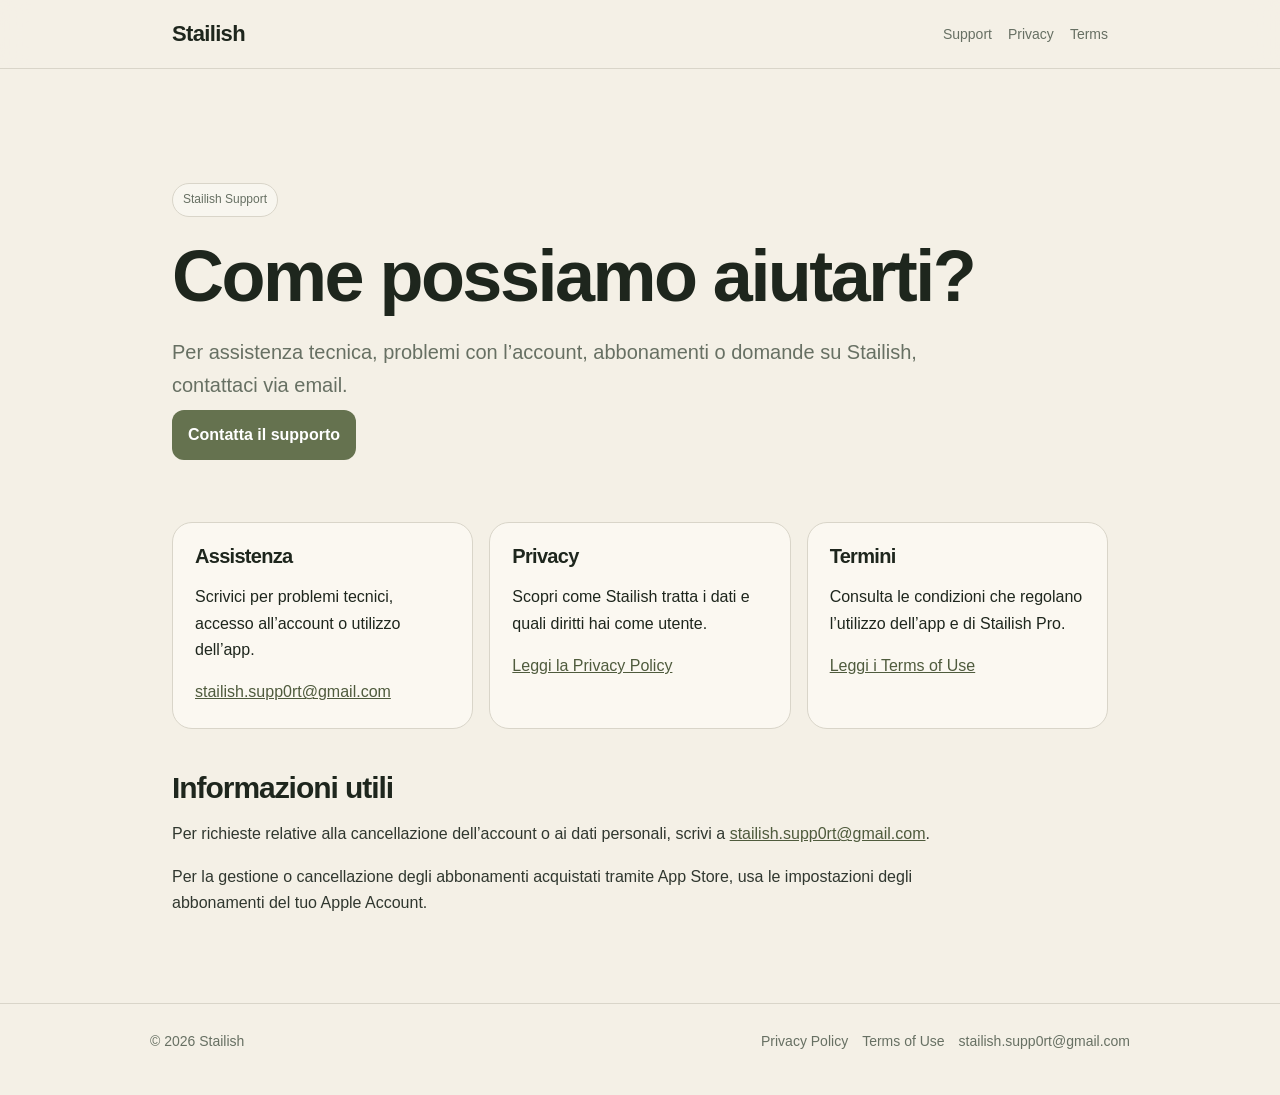
<file: index.html>
<!doctype html>
<html lang="it">
<head>
  <meta charset="utf-8">
  <meta name="viewport" content="width=device-width,initial-scale=1">
  <meta name="description" content="Supporto ufficiale per Stailish. Contatti, Privacy Policy e Terms of Use.">
  <title>Stailish Support</title>
  <link rel="stylesheet" href="style.css">
</head>
<body>

<header class="site-header">
  <nav class="nav">
    <a class="brand" href="index.html">Stailish</a>
    <div class="nav-links">
      <a href="index.html">Support</a>
      <a href="privacy.html">Privacy</a>
      <a href="terms.html">Terms</a>
    </div>
  </nav>
</header>

<main>
  <section class="hero">
    <span class="eyebrow">Stailish Support</span>
    <h1>Come possiamo aiutarti?</h1>
    <p class="lead">Per assistenza tecnica, problemi con l’account, abbonamenti o domande su Stailish, contattaci via email.</p>
    <a class="button" href="mailto:stailish.supp0rt@gmail.com">Contatta il supporto</a>
  </section>

  <section class="grid">
    <article class="card">
      <h3>Assistenza</h3>
      <p>Scrivici per problemi tecnici, accesso all’account o utilizzo dell’app.</p>
      <a href="mailto:stailish.supp0rt@gmail.com">stailish.supp0rt@gmail.com</a>
    </article>
    <article class="card">
      <h3>Privacy</h3>
      <p>Scopri come Stailish tratta i dati e quali diritti hai come utente.</p>
      <a href="privacy.html">Leggi la Privacy Policy</a>
    </article>
    <article class="card">
      <h3>Termini</h3>
      <p>Consulta le condizioni che regolano l’utilizzo dell’app e di Stailish Pro.</p>
      <a href="terms.html">Leggi i Terms of Use</a>
    </article>
  </section>

  <section class="legal">
    <h2>Informazioni utili</h2>
    <p>Per richieste relative alla cancellazione dell’account o ai dati personali, scrivi a <a href="mailto:stailish.supp0rt@gmail.com">stailish.supp0rt@gmail.com</a>.</p>
    <p>Per la gestione o cancellazione degli abbonamenti acquistati tramite App Store, usa le impostazioni degli abbonamenti del tuo Apple Account.</p>
  </section>
</main>

<footer>
  <div class="footer-inner">
    <div>© 2026 Stailish</div>
    <div class="footer-links">
      <a href="privacy.html">Privacy Policy</a>
      <a href="terms.html">Terms of Use</a>
      <a href="mailto:stailish.supp0rt@gmail.com">stailish.supp0rt@gmail.com</a>
    </div>
  </div>
</footer>

</body>
</html>
</file>
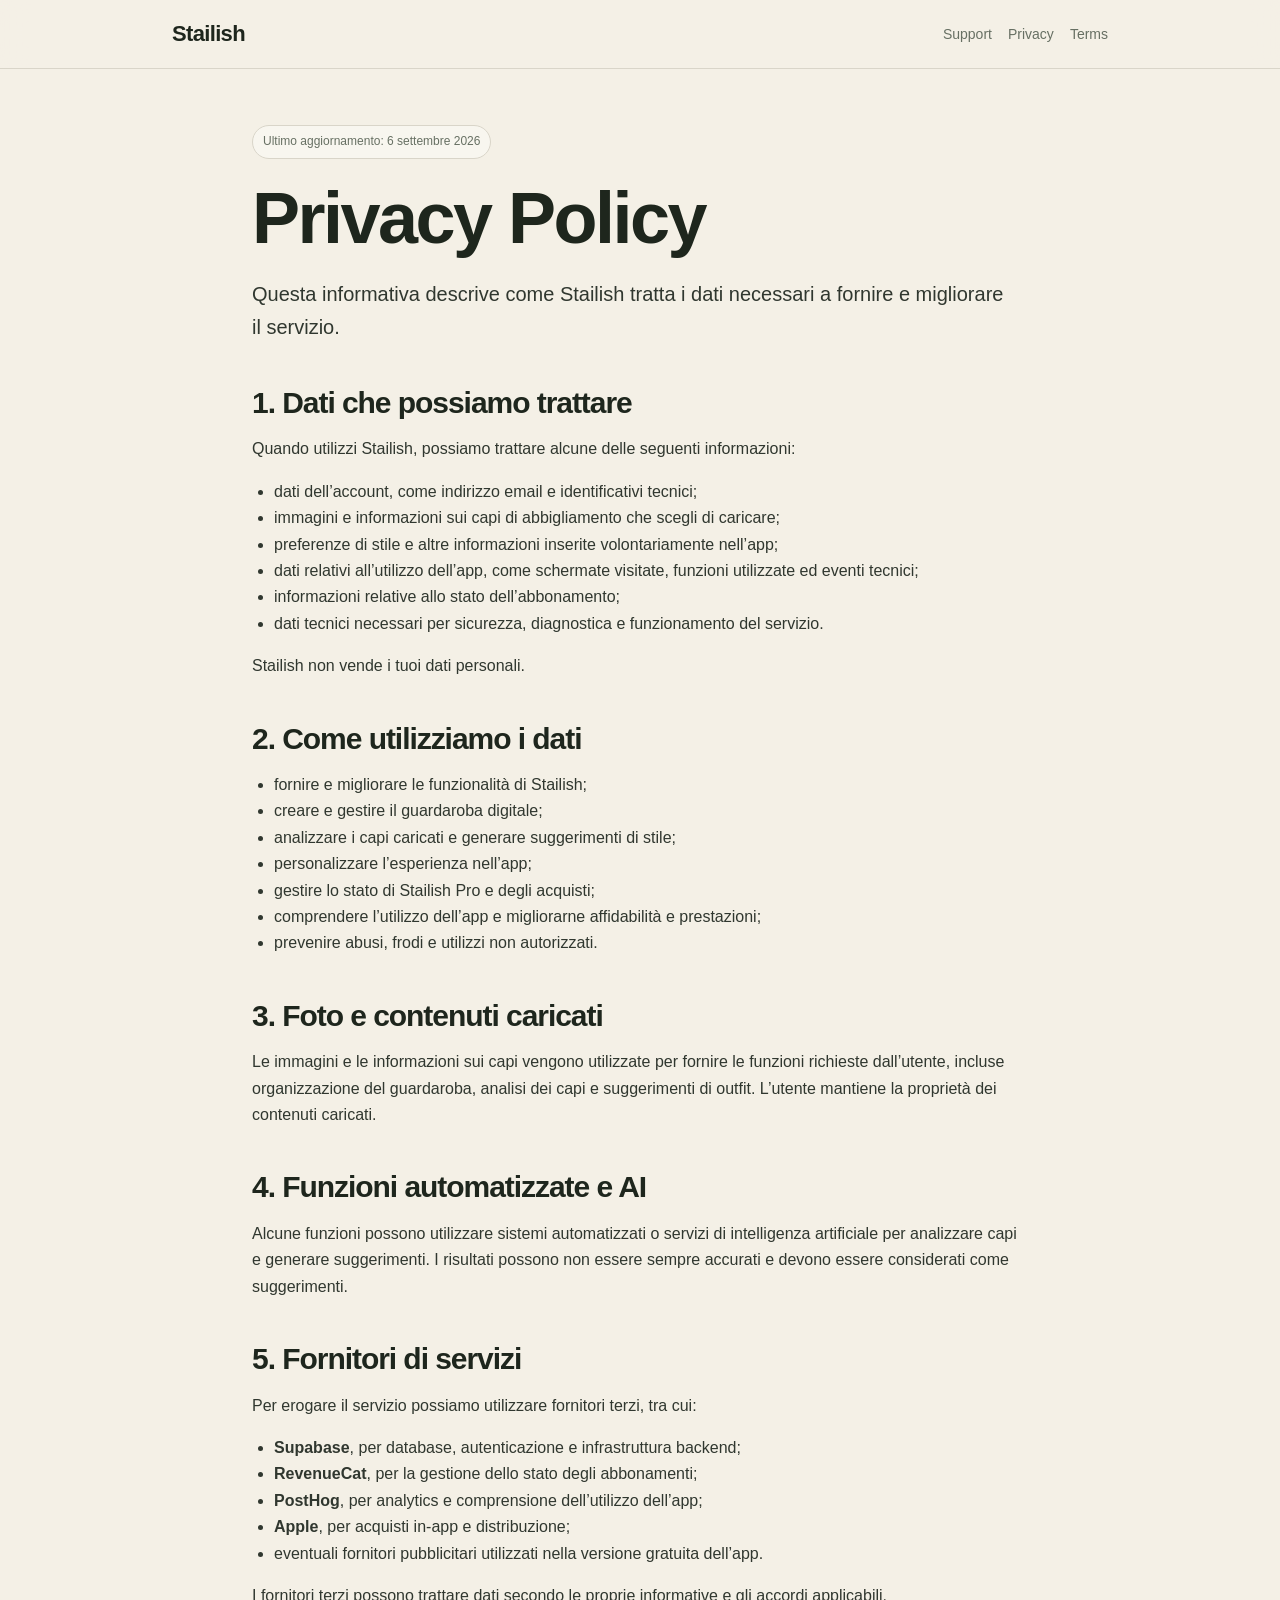
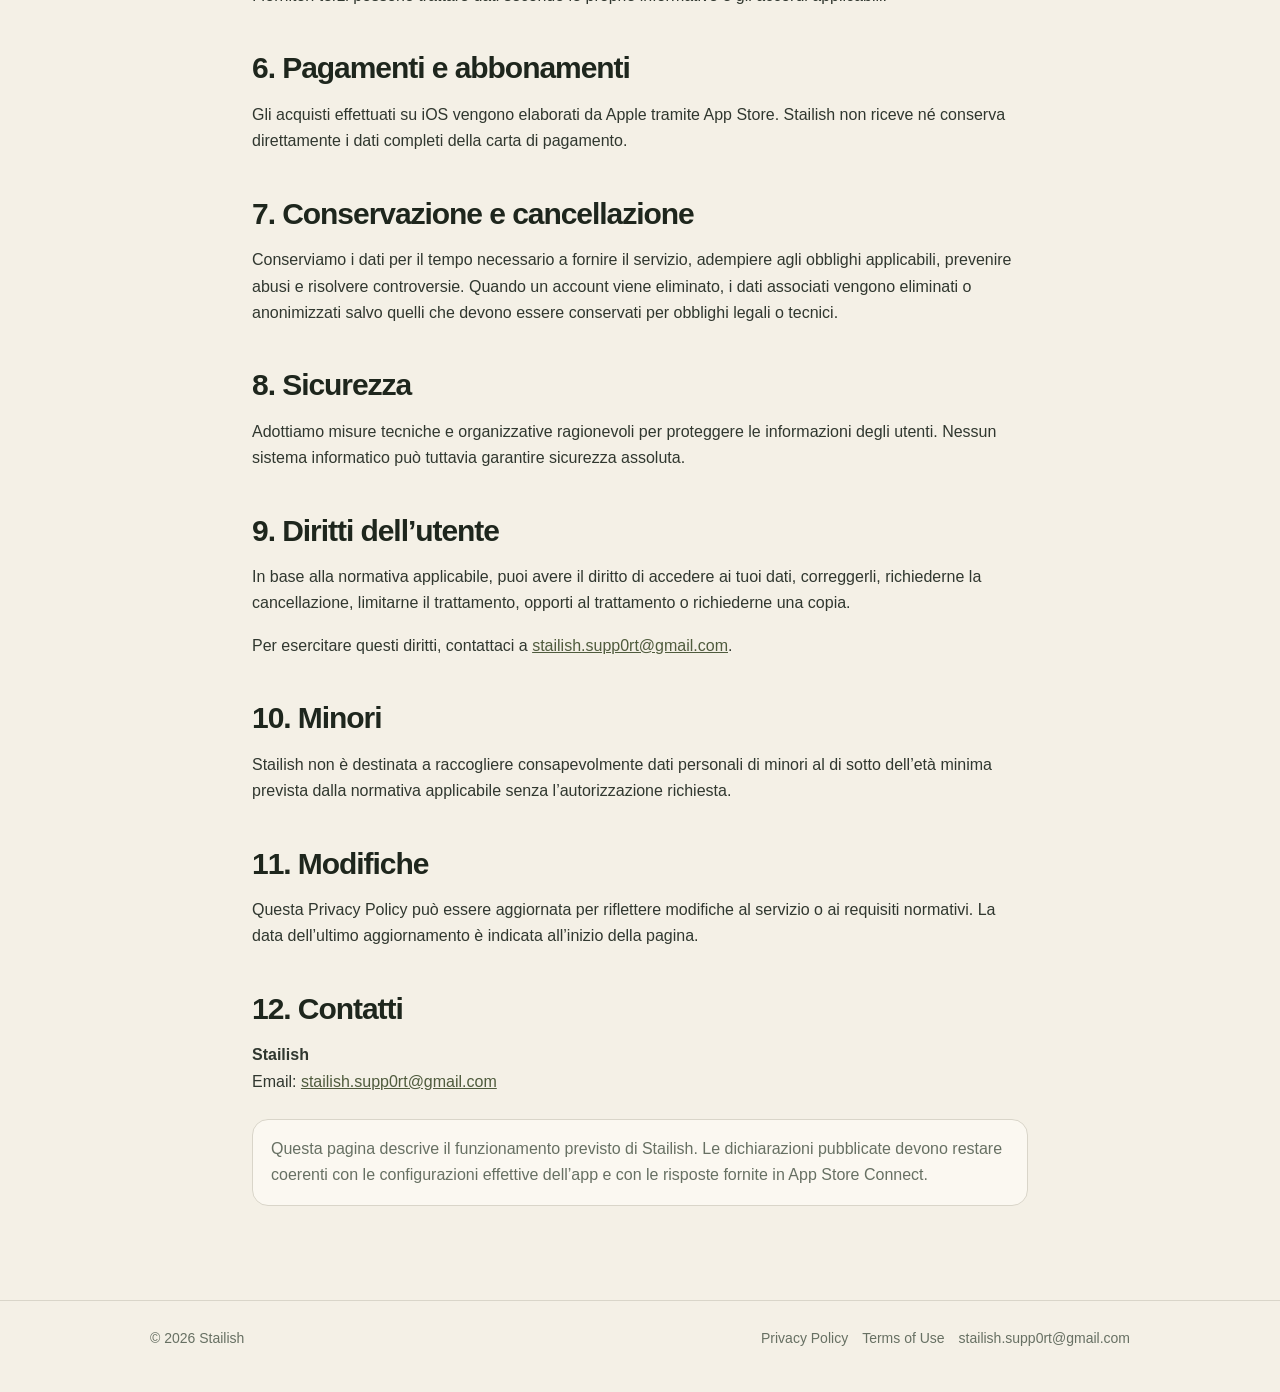
<file: privacy.html>
<!doctype html>
<html lang="it">
<head>
  <meta charset="utf-8">
  <meta name="viewport" content="width=device-width,initial-scale=1">
  <meta name="description" content="Privacy Policy di Stailish.">
  <title>Privacy Policy | Stailish</title>
  <link rel="stylesheet" href="style.css">
</head>
<body>

<header class="site-header">
  <nav class="nav">
    <a class="brand" href="index.html">Stailish</a>
    <div class="nav-links">
      <a href="index.html">Support</a>
      <a href="privacy.html">Privacy</a>
      <a href="terms.html">Terms</a>
    </div>
  </nav>
</header>

<main class="legal">
  <span class="eyebrow">Ultimo aggiornamento: 6 settembre 2026</span>
  <h1>Privacy Policy</h1>
  <p class="lead">Questa informativa descrive come Stailish tratta i dati necessari a fornire e migliorare il servizio.</p>

  <h2>1. Dati che possiamo trattare</h2>
  <p>Quando utilizzi Stailish, possiamo trattare alcune delle seguenti informazioni:</p>
  <ul>
    <li>dati dell’account, come indirizzo email e identificativi tecnici;</li>
    <li>immagini e informazioni sui capi di abbigliamento che scegli di caricare;</li>
    <li>preferenze di stile e altre informazioni inserite volontariamente nell’app;</li>
    <li>dati relativi all’utilizzo dell’app, come schermate visitate, funzioni utilizzate ed eventi tecnici;</li>
    <li>informazioni relative allo stato dell’abbonamento;</li>
    <li>dati tecnici necessari per sicurezza, diagnostica e funzionamento del servizio.</li>
  </ul>
  <p>Stailish non vende i tuoi dati personali.</p>

  <h2>2. Come utilizziamo i dati</h2>
  <ul>
    <li>fornire e migliorare le funzionalità di Stailish;</li>
    <li>creare e gestire il guardaroba digitale;</li>
    <li>analizzare i capi caricati e generare suggerimenti di stile;</li>
    <li>personalizzare l’esperienza nell’app;</li>
    <li>gestire lo stato di Stailish Pro e degli acquisti;</li>
    <li>comprendere l’utilizzo dell’app e migliorarne affidabilità e prestazioni;</li>
    <li>prevenire abusi, frodi e utilizzi non autorizzati.</li>
  </ul>

  <h2>3. Foto e contenuti caricati</h2>
  <p>Le immagini e le informazioni sui capi vengono utilizzate per fornire le funzioni richieste dall’utente, incluse organizzazione del guardaroba, analisi dei capi e suggerimenti di outfit. L’utente mantiene la proprietà dei contenuti caricati.</p>

  <h2>4. Funzioni automatizzate e AI</h2>
  <p>Alcune funzioni possono utilizzare sistemi automatizzati o servizi di intelligenza artificiale per analizzare capi e generare suggerimenti. I risultati possono non essere sempre accurati e devono essere considerati come suggerimenti.</p>

  <h2>5. Fornitori di servizi</h2>
  <p>Per erogare il servizio possiamo utilizzare fornitori terzi, tra cui:</p>
  <ul>
    <li><strong>Supabase</strong>, per database, autenticazione e infrastruttura backend;</li>
    <li><strong>RevenueCat</strong>, per la gestione dello stato degli abbonamenti;</li>
    <li><strong>PostHog</strong>, per analytics e comprensione dell’utilizzo dell’app;</li>
    <li><strong>Apple</strong>, per acquisti in-app e distribuzione;</li>
    <li>eventuali fornitori pubblicitari utilizzati nella versione gratuita dell’app.</li>
  </ul>
  <p>I fornitori terzi possono trattare dati secondo le proprie informative e gli accordi applicabili.</p>

  <h2>6. Pagamenti e abbonamenti</h2>
  <p>Gli acquisti effettuati su iOS vengono elaborati da Apple tramite App Store. Stailish non riceve né conserva direttamente i dati completi della carta di pagamento.</p>

  <h2>7. Conservazione e cancellazione</h2>
  <p>Conserviamo i dati per il tempo necessario a fornire il servizio, adempiere agli obblighi applicabili, prevenire abusi e risolvere controversie. Quando un account viene eliminato, i dati associati vengono eliminati o anonimizzati salvo quelli che devono essere conservati per obblighi legali o tecnici.</p>

  <h2>8. Sicurezza</h2>
  <p>Adottiamo misure tecniche e organizzative ragionevoli per proteggere le informazioni degli utenti. Nessun sistema informatico può tuttavia garantire sicurezza assoluta.</p>

  <h2>9. Diritti dell’utente</h2>
  <p>In base alla normativa applicabile, puoi avere il diritto di accedere ai tuoi dati, correggerli, richiederne la cancellazione, limitarne il trattamento, opporti al trattamento o richiederne una copia.</p>
  <p>Per esercitare questi diritti, contattaci a <a href="mailto:stailish.supp0rt@gmail.com">stailish.supp0rt@gmail.com</a>.</p>

  <h2>10. Minori</h2>
  <p>Stailish non è destinata a raccogliere consapevolmente dati personali di minori al di sotto dell’età minima prevista dalla normativa applicabile senza l’autorizzazione richiesta.</p>

  <h2>11. Modifiche</h2>
  <p>Questa Privacy Policy può essere aggiornata per riflettere modifiche al servizio o ai requisiti normativi. La data dell’ultimo aggiornamento è indicata all’inizio della pagina.</p>

  <h2>12. Contatti</h2>
  <p><strong>Stailish</strong><br>
  Email: <a href="mailto:stailish.supp0rt@gmail.com">stailish.supp0rt@gmail.com</a></p>

  <div class="notice">Questa pagina descrive il funzionamento previsto di Stailish. Le dichiarazioni pubblicate devono restare coerenti con le configurazioni effettive dell’app e con le risposte fornite in App Store Connect.</div>
</main>

<footer>
  <div class="footer-inner">
    <div>© 2026 Stailish</div>
    <div class="footer-links">
      <a href="privacy.html">Privacy Policy</a>
      <a href="terms.html">Terms of Use</a>
      <a href="mailto:stailish.supp0rt@gmail.com">stailish.supp0rt@gmail.com</a>
    </div>
  </div>
</footer>

</body>
</html>
</file>
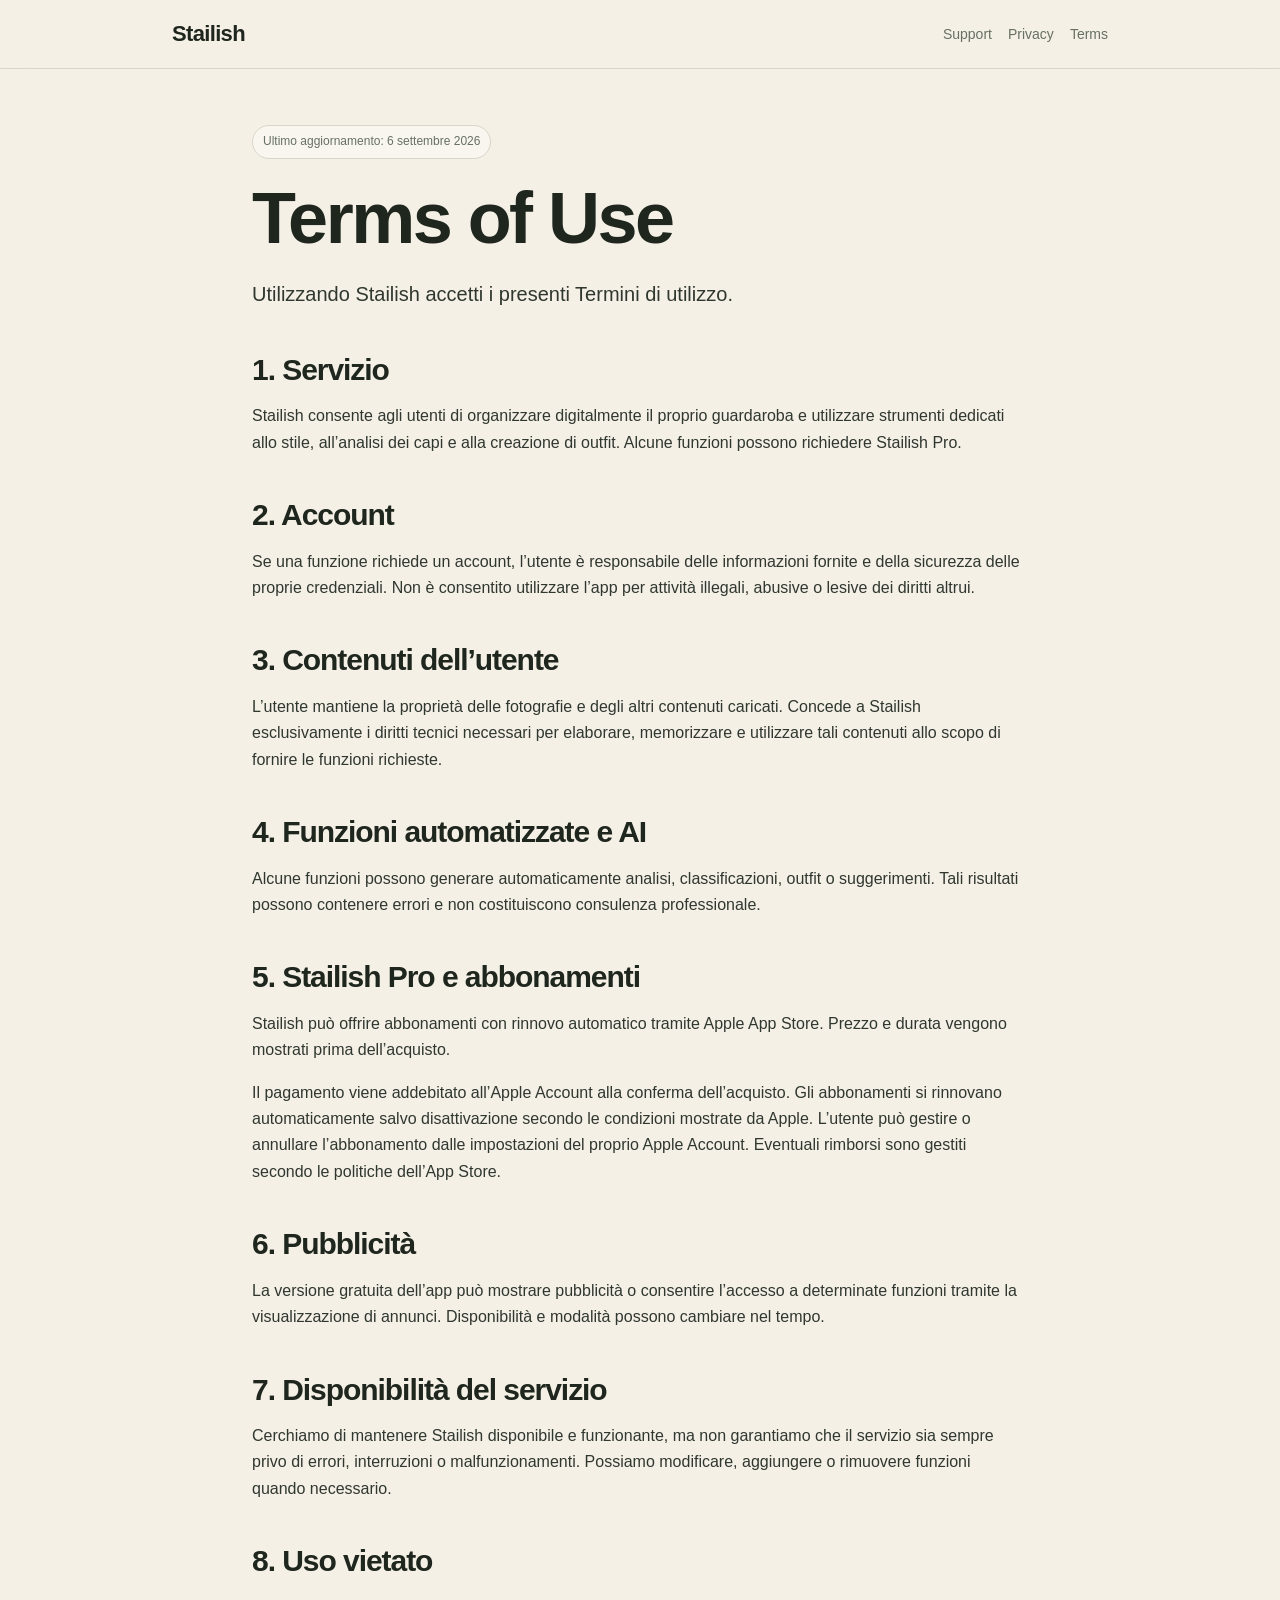
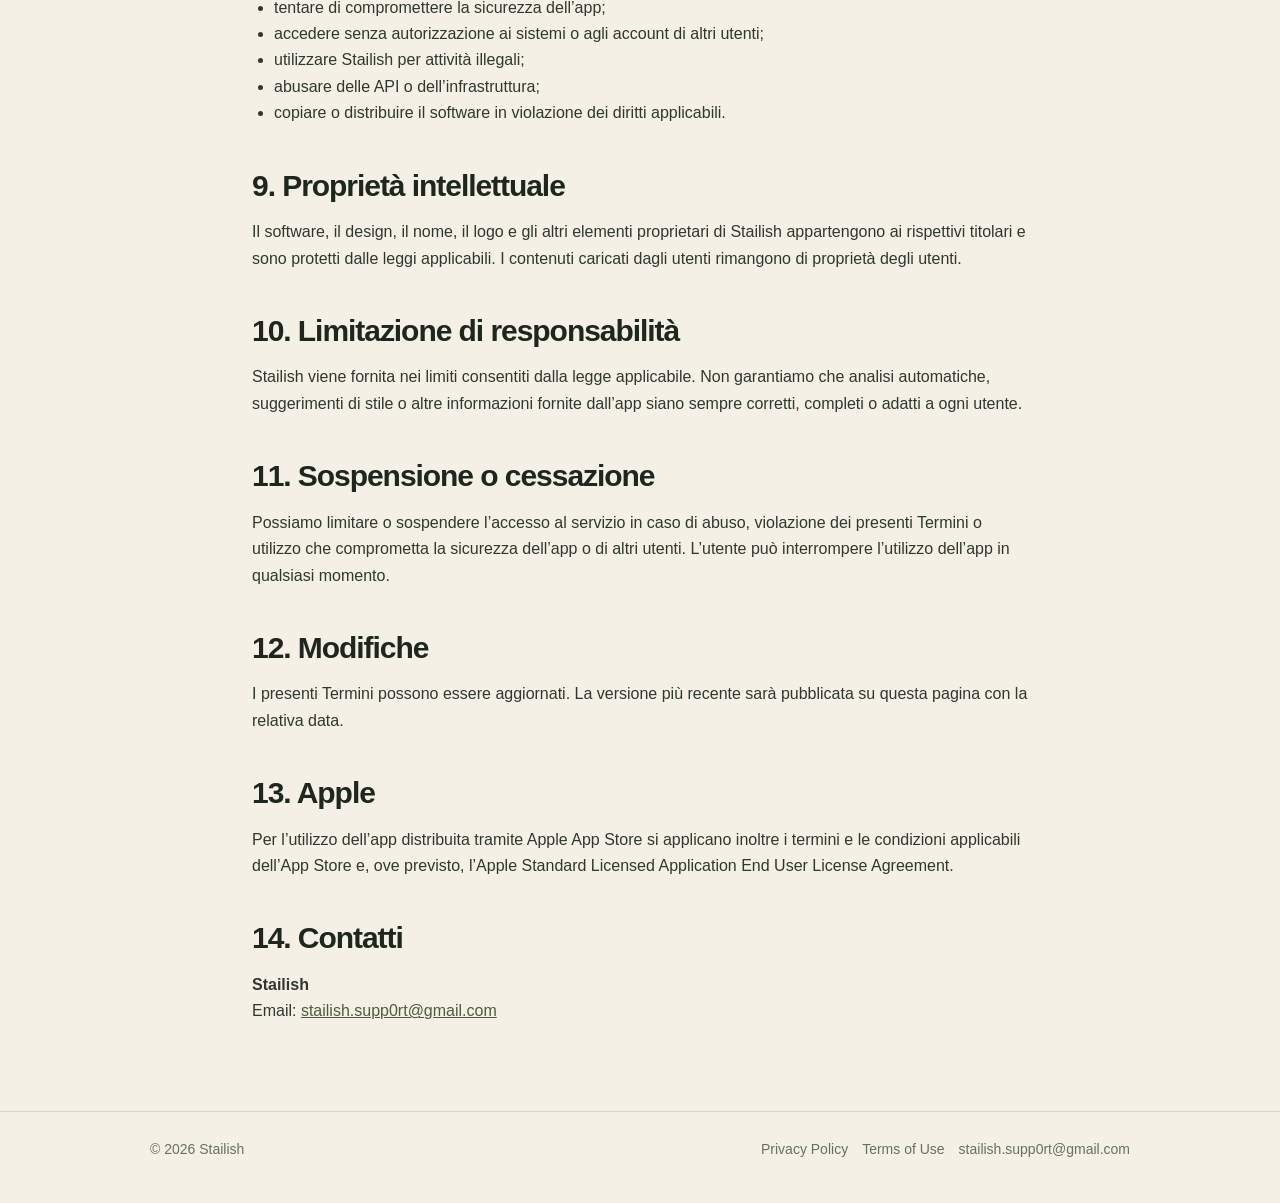
<file: terms.html>
<!doctype html>
<html lang="it">
<head>
  <meta charset="utf-8">
  <meta name="viewport" content="width=device-width,initial-scale=1">
  <meta name="description" content="Terms of Use di Stailish.">
  <title>Terms of Use | Stailish</title>
  <link rel="stylesheet" href="style.css">
</head>
<body>

<header class="site-header">
  <nav class="nav">
    <a class="brand" href="index.html">Stailish</a>
    <div class="nav-links">
      <a href="index.html">Support</a>
      <a href="privacy.html">Privacy</a>
      <a href="terms.html">Terms</a>
    </div>
  </nav>
</header>

<main class="legal">
  <span class="eyebrow">Ultimo aggiornamento: 6 settembre 2026</span>
  <h1>Terms of Use</h1>
  <p class="lead">Utilizzando Stailish accetti i presenti Termini di utilizzo.</p>

  <h2>1. Servizio</h2>
  <p>Stailish consente agli utenti di organizzare digitalmente il proprio guardaroba e utilizzare strumenti dedicati allo stile, all’analisi dei capi e alla creazione di outfit. Alcune funzioni possono richiedere Stailish Pro.</p>

  <h2>2. Account</h2>
  <p>Se una funzione richiede un account, l’utente è responsabile delle informazioni fornite e della sicurezza delle proprie credenziali. Non è consentito utilizzare l’app per attività illegali, abusive o lesive dei diritti altrui.</p>

  <h2>3. Contenuti dell’utente</h2>
  <p>L’utente mantiene la proprietà delle fotografie e degli altri contenuti caricati. Concede a Stailish esclusivamente i diritti tecnici necessari per elaborare, memorizzare e utilizzare tali contenuti allo scopo di fornire le funzioni richieste.</p>

  <h2>4. Funzioni automatizzate e AI</h2>
  <p>Alcune funzioni possono generare automaticamente analisi, classificazioni, outfit o suggerimenti. Tali risultati possono contenere errori e non costituiscono consulenza professionale.</p>

  <h2>5. Stailish Pro e abbonamenti</h2>
  <p>Stailish può offrire abbonamenti con rinnovo automatico tramite Apple App Store. Prezzo e durata vengono mostrati prima dell’acquisto.</p>
  <p>Il pagamento viene addebitato all’Apple Account alla conferma dell’acquisto. Gli abbonamenti si rinnovano automaticamente salvo disattivazione secondo le condizioni mostrate da Apple. L’utente può gestire o annullare l’abbonamento dalle impostazioni del proprio Apple Account. Eventuali rimborsi sono gestiti secondo le politiche dell’App Store.</p>

  <h2>6. Pubblicità</h2>
  <p>La versione gratuita dell’app può mostrare pubblicità o consentire l’accesso a determinate funzioni tramite la visualizzazione di annunci. Disponibilità e modalità possono cambiare nel tempo.</p>

  <h2>7. Disponibilità del servizio</h2>
  <p>Cerchiamo di mantenere Stailish disponibile e funzionante, ma non garantiamo che il servizio sia sempre privo di errori, interruzioni o malfunzionamenti. Possiamo modificare, aggiungere o rimuovere funzioni quando necessario.</p>

  <h2>8. Uso vietato</h2>
  <ul>
    <li>tentare di compromettere la sicurezza dell’app;</li>
    <li>accedere senza autorizzazione ai sistemi o agli account di altri utenti;</li>
    <li>utilizzare Stailish per attività illegali;</li>
    <li>abusare delle API o dell’infrastruttura;</li>
    <li>copiare o distribuire il software in violazione dei diritti applicabili.</li>
  </ul>

  <h2>9. Proprietà intellettuale</h2>
  <p>Il software, il design, il nome, il logo e gli altri elementi proprietari di Stailish appartengono ai rispettivi titolari e sono protetti dalle leggi applicabili. I contenuti caricati dagli utenti rimangono di proprietà degli utenti.</p>

  <h2>10. Limitazione di responsabilità</h2>
  <p>Stailish viene fornita nei limiti consentiti dalla legge applicabile. Non garantiamo che analisi automatiche, suggerimenti di stile o altre informazioni fornite dall’app siano sempre corretti, completi o adatti a ogni utente.</p>

  <h2>11. Sospensione o cessazione</h2>
  <p>Possiamo limitare o sospendere l’accesso al servizio in caso di abuso, violazione dei presenti Termini o utilizzo che comprometta la sicurezza dell’app o di altri utenti. L’utente può interrompere l’utilizzo dell’app in qualsiasi momento.</p>

  <h2>12. Modifiche</h2>
  <p>I presenti Termini possono essere aggiornati. La versione più recente sarà pubblicata su questa pagina con la relativa data.</p>

  <h2>13. Apple</h2>
  <p>Per l’utilizzo dell’app distribuita tramite Apple App Store si applicano inoltre i termini e le condizioni applicabili dell’App Store e, ove previsto, l’Apple Standard Licensed Application End User License Agreement.</p>

  <h2>14. Contatti</h2>
  <p><strong>Stailish</strong><br>
  Email: <a href="mailto:stailish.supp0rt@gmail.com">stailish.supp0rt@gmail.com</a></p>
</main>

<footer>
  <div class="footer-inner">
    <div>© 2026 Stailish</div>
    <div class="footer-links">
      <a href="privacy.html">Privacy Policy</a>
      <a href="terms.html">Terms of Use</a>
      <a href="mailto:stailish.supp0rt@gmail.com">stailish.supp0rt@gmail.com</a>
    </div>
  </div>
</footer>

</body>
</html>
</file>
<file: style.css>
:root{
  --bg:#f4f0e6;
  --card:#fbf8f1;
  --text:#1e261d;
  --muted:#677063;
  --olive:#65724f;
  --olive-dark:#4f5b3d;
  --border:#d9d5c9;
  --white:#ffffff;
}
*{box-sizing:border-box}
html{scroll-behavior:smooth}
body{
  margin:0;
  font-family:-apple-system,BlinkMacSystemFont,"Segoe UI",Roboto,Helvetica,Arial,sans-serif;
  background:var(--bg);
  color:var(--text);
  line-height:1.65;
}
a{color:var(--olive-dark)}
.site-header{
  position:sticky;
  top:0;
  z-index:10;
  backdrop-filter:blur(14px);
  background:rgba(244,240,230,.88);
  border-bottom:1px solid var(--border);
}
.nav{
  max-width:980px;
  margin:0 auto;
  padding:16px 22px;
  display:flex;
  align-items:center;
  justify-content:space-between;
  gap:18px;
}
.brand{
  font-weight:800;
  letter-spacing:-.03em;
  font-size:22px;
  text-decoration:none;
  color:var(--text);
}
.nav-links{
  display:flex;
  gap:16px;
  flex-wrap:wrap;
  font-size:14px;
}
.nav-links a{
  text-decoration:none;
  color:var(--muted);
}
.nav-links a:hover{color:var(--text)}
main{
  max-width:980px;
  margin:0 auto;
  padding:56px 22px 70px;
}
.hero{
  padding:58px 0 28px;
}
.eyebrow{
  display:inline-block;
  padding:6px 10px;
  border:1px solid var(--border);
  border-radius:999px;
  font-size:12px;
  color:var(--muted);
  background:rgba(255,255,255,.35);
  margin-bottom:18px;
}
h1,h2,h3{
  line-height:1.15;
  letter-spacing:-.035em;
}
h1{
  font-size:clamp(38px,7vw,72px);
  margin:0 0 18px;
  max-width:820px;
}
h2{
  font-size:30px;
  margin:42px 0 14px;
}
h3{
  font-size:20px;
  margin:28px 0 8px;
}
.lead{
  font-size:20px;
  color:var(--muted);
  max-width:760px;
  margin:0;
}
.grid{
  display:grid;
  grid-template-columns:repeat(3,1fr);
  gap:16px;
  margin-top:34px;
}
.card{
  background:var(--card);
  border:1px solid var(--border);
  border-radius:20px;
  padding:22px;
  min-height:170px;
}
.card h3{margin-top:0}
.button{
  display:inline-block;
  text-decoration:none;
  background:var(--olive);
  color:var(--white);
  padding:12px 16px;
  border-radius:12px;
  font-weight:700;
  margin-top:8px;
}
.button:hover{background:var(--olive-dark)}
.legal{
  max-width:820px;
}
.legal p,.legal li{color:#30372f}
.legal ul{padding-left:22px}
.notice{
  background:var(--card);
  border:1px solid var(--border);
  border-radius:16px;
  padding:16px 18px;
  margin:24px 0;
  color:var(--muted);
}
footer{
  border-top:1px solid var(--border);
  padding:26px 22px 42px;
  color:var(--muted);
}
.footer-inner{
  max-width:980px;
  margin:0 auto;
  display:flex;
  justify-content:space-between;
  gap:16px;
  flex-wrap:wrap;
  font-size:14px;
}
.footer-links{display:flex; gap:14px; flex-wrap:wrap}
.footer-links a{color:var(--muted); text-decoration:none}
@media (max-width:760px){
  .grid{grid-template-columns:1fr}
  .nav{align-items:flex-start}
  .nav-links{justify-content:flex-end}
  main{padding-top:28px}
  .hero{padding-top:34px}
}
</file>
